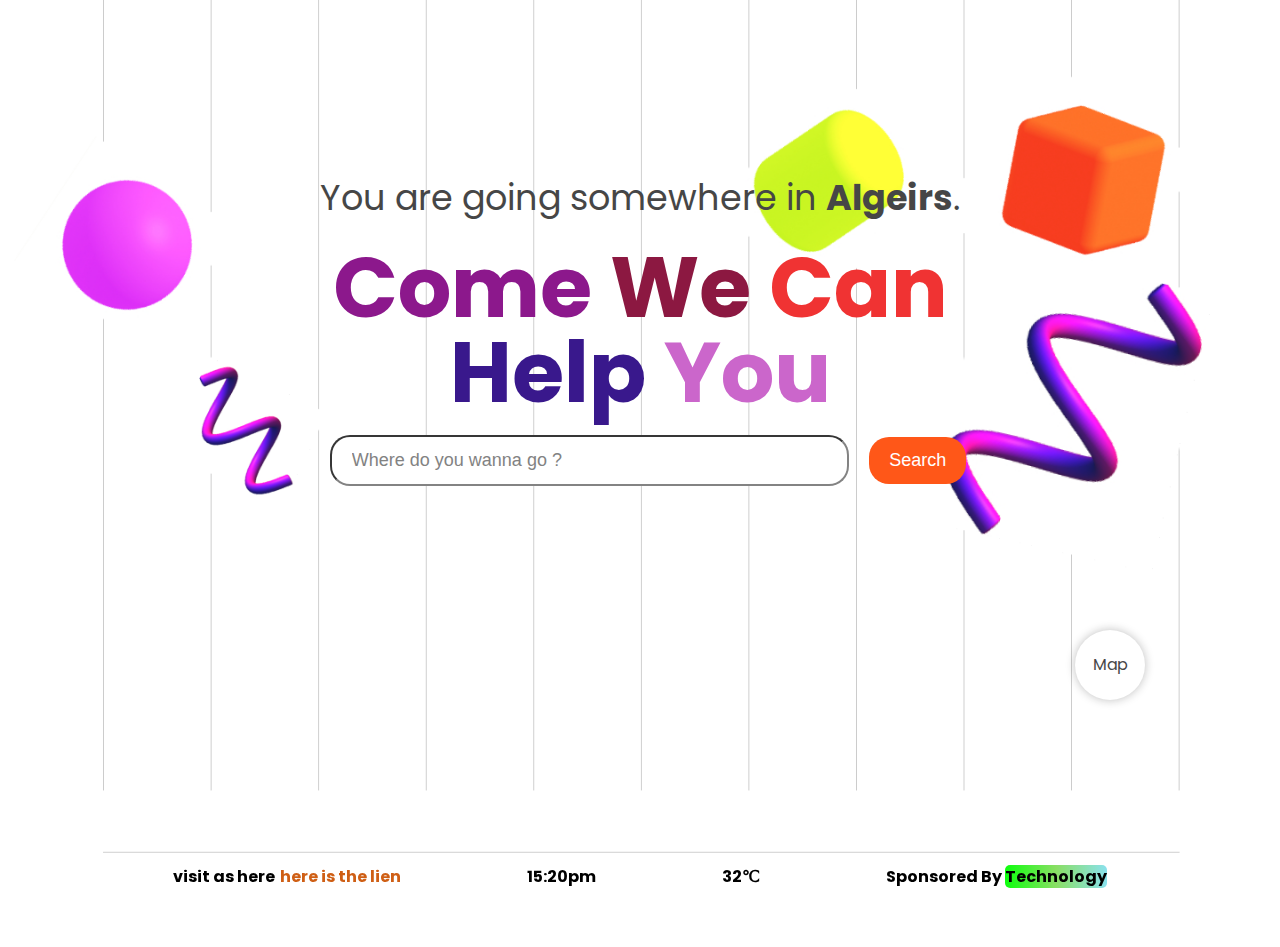
<file: index.html>
<!DOCTYPE html>
<html lang="en">
<head>
  <meta charset="UTF-8">
  <meta name="viewport" content="width=device-width, initial-scale=1.0">
  <meta http-equiv="X-UA-Compatible" content="ie=edge">
  <meta name="keywords" content="hotel,boston hotel,new england hotel">
  <link rel="stylesheet" href="https://use.fontawesome.com/releases/v5.6.1/css/all.css" integrity="sha384-gfdkjb5BdAXd+lj+gudLWI+BXq4IuLW5IT+brZEZsLFm++aCMlF1V92rMkPaX4PP" crossorigin="anonymous">
  <link rel="preconnect" href="https://fonts.googleapis.com">
  <link rel="preconnect" href="https://fonts.gstatic.com" crossorigin>
  <link href="https://fonts.googleapis.com/css2?family=Poppins:wght@100;200;300;400&display=swap"     rel="stylesheet">
 
  <link rel="stylesheet" href="css/style.css">
  <title>Transport</title>
</head>
<body>
  <header>
    
    <div id="showcase">
      <div class="container">
        <div class="showcase-content">
          <div class="info">
            <p class="lead">You are going somewhere in <b>Algeirs</b>.</p>
          <h1><span class="text-primary">Come </span><span class="text-3">We </span><span class="text-4">Can </span><span class="text-5">Help </span> <span class="text-6">You</span></h1>
          </div>
          <div class="form-principal">
            <form>
              <input list="places" class="places" placeholder="Where do you wanna go ?">
                <datalist id="places">
                  <option value="Dely Brahim">
                  <option value="Alger Centre">
                  <option value="Bab loued">
                  <option value="Bab Ezouar">
                  <option value="El biar">
                </datalist>
              <input type="submit" value="Search" class="btn">
            </form>
          </div>
        </div>
        <div class="search">
          <a href="" class="search-map">Map <i class="fas fa-globe-africa"></i></a>
        </div>
      </div>
    </div>
  </header>
  <div id="navbar">
      <div class="container">
          <div>
            <p>visit as here </p><a class="current" href="index.html">here is the lien</a>
          </div>
          <div>
            <span class="timefoot">15:20pm</span>
          </div>
          <div>
            <span class="widgher">32&#8451</span>
          </div>
          <div>
            <span class="widgher">Sponsored By <span class="techno">Technology</span></span>
          </div>
      </div>
    </div>
    <!-- showcase 2 -->
    <script src="js/indexJs.js"></script>
</body>
</html>
</file>
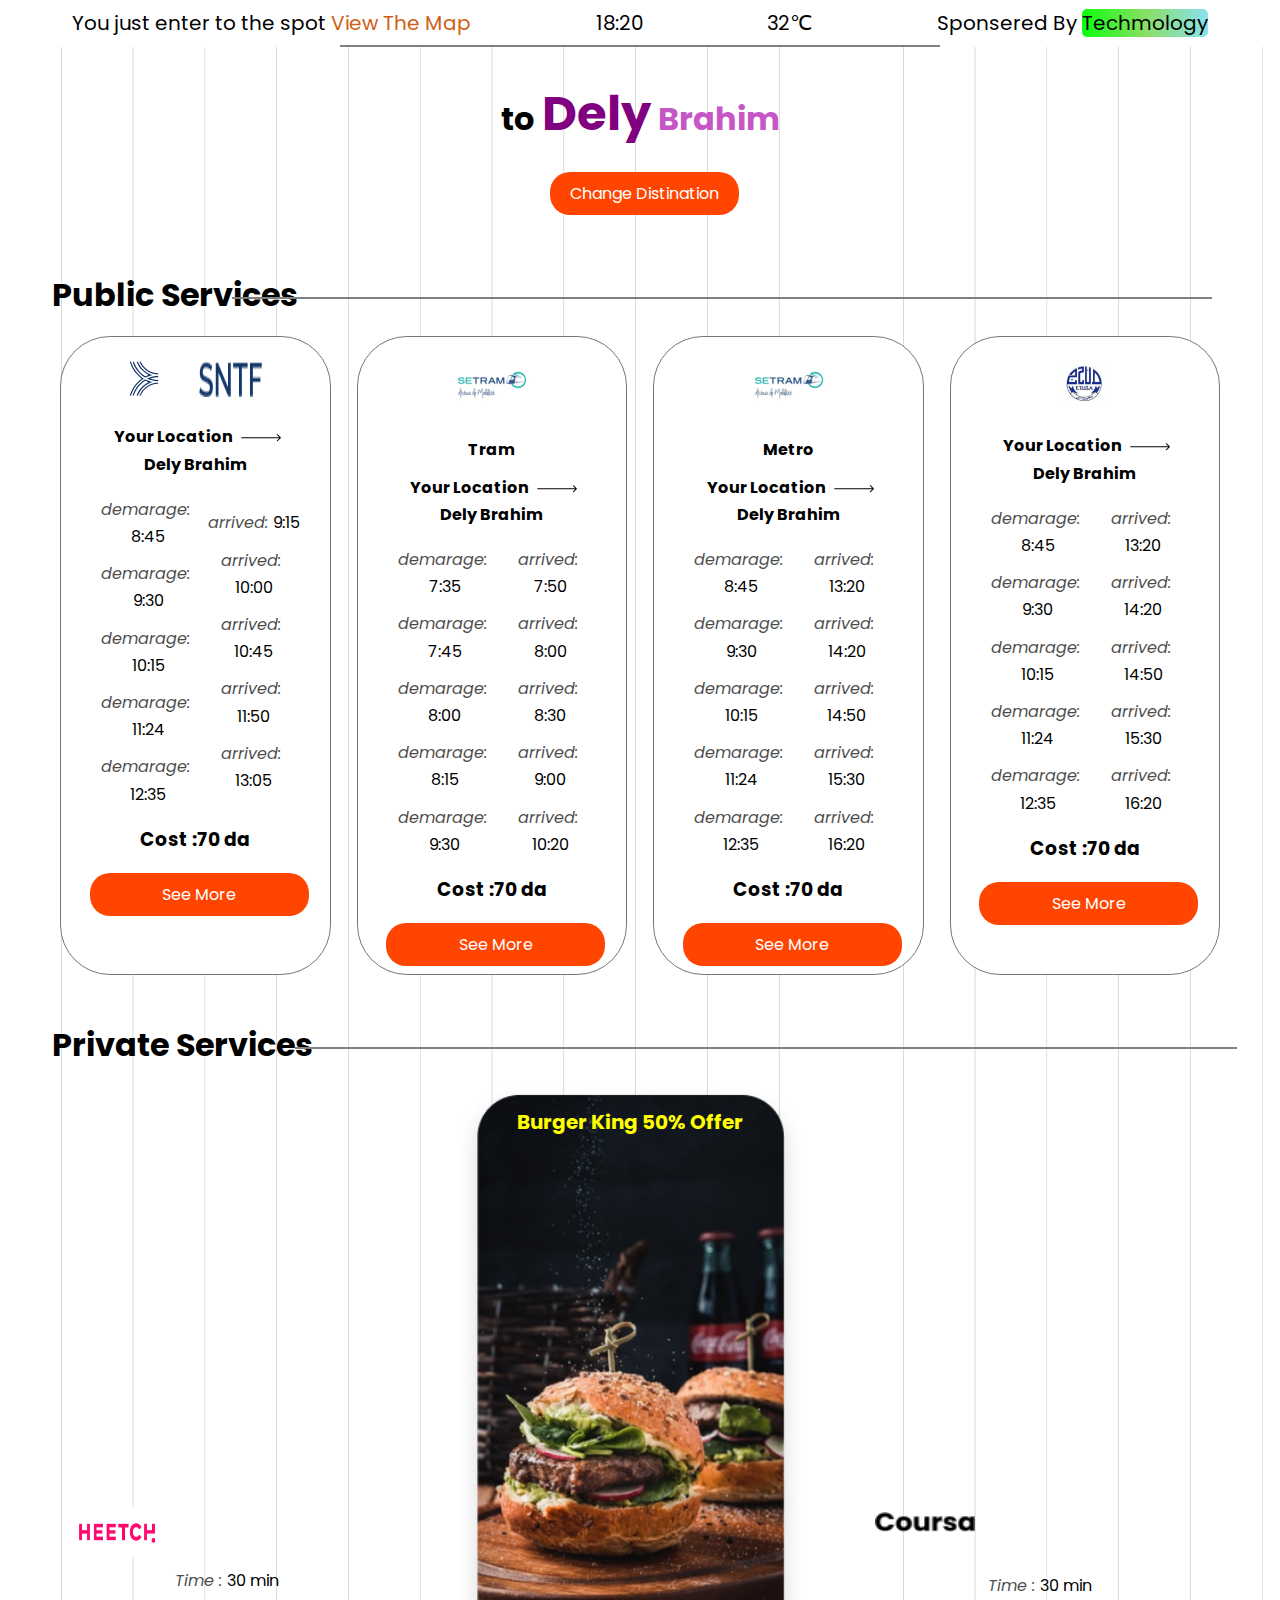
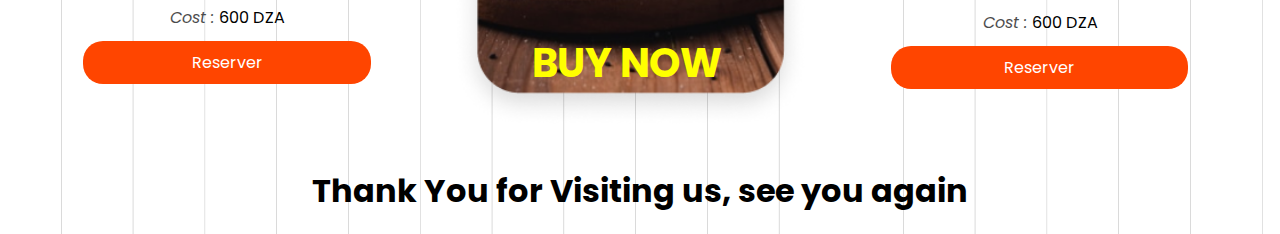
<file: mainPage.html>
<!DOCTYPE html>
<html lang="en">
<head>
  <meta charset="UTF-8">
  <meta http-equiv="X-UA-Compatible" content="IE=edge">
  <meta name="viewport" content="width=device-width, initial-scale=1.0">
  <meta name="keywords" content="hotel,boston hotel,new england hotel">
  <link rel="stylesheet" href="https://use.fontawesome.com/releases/v5.6.1/css/all.css" integrity="sha384-gfdkjb5BdAXd+lj+gudLWI+BXq4IuLW5IT+brZEZsLFm++aCMlF1V92rMkPaX4PP" crossorigin="anonymous">
  <link rel="preconnect" href="https://fonts.googleapis.com">
  <link rel="preconnect" href="https://fonts.gstatic.com" crossorigin>
  <link href="https://fonts.googleapis.com/css2?family=Poppins:wght@100;200;300;400&display=swap"     rel="stylesheet">
  <title>transport Page</title>

  <link rel="stylesheet" href="css/style1.css">
</head>
<body>
  <div class="Great">
    <navbar id="nav-bar">
      <ul>
        <li>You just enter to the spot <a href="#" class="cl-orange">View The Map</a></li>
        <li>18:20</li>
        <li>32&#8451;</li>
        <li>Sponsered By <span class="techno">Techmology</span></li>
      </ul>
    </navbar>
    <div id="services">
      <div class="container1">
  
        <div class="distination">
          <h1 style="font-weight: bold;">to <span class="dist">Dely</span> <span class="text-6">Brahim</span></h1>
          <a href="index.html" class="btn btn-spec">Change Distination <i class="fas fa-map-marked-alt"></i></a>
        </div>
  
        <div class="publicAndprivate">
          <div class="public-service">
            <h1>Public Services</h1>
            <div class="container-pub">
              <div class="pub">
                <div class="image">
                  <img src="img/sntf 1.png" alt="">
                  <img src="img/SNTF.png" alt="">
                </div>
                <div class="locationTo">
                  <p><b>Your Location</b></p>
                  <img src="img/Arrow 1.png">
                  <p><b>Dely Brahim</b></p>
                </div>
                <div class="heure">
                  <div class="depart">
                      <p><span class="demarage">demarage: </span><span class="heure-depart">8:45</span></p>
                      <p><span class="demarage">demarage: </span><span class="heure-depart">9:30</span></p>
                      <p><span class="demarage">demarage: </span><span class="heure-depart">10:15</span></p>
                      <p><span class="demarage">demarage: </span><span class="heure-depart">11:24</span></p>
                      <p><span class="demarage">demarage: </span><span class="heure-depart">12:35</span></p>
                      <div class="hidder">
  
                        <p><span class="demarage">demarage:</span><span class="heure-depart">15:15</span></p>
                        <p><span class="demarage">demarage:</span><span class="heure-depart">16:10</span></p>
                        <p><span class="demarage">demarage:</span><span class="heure-depart">17:45</span></p>
                        <p><span class="demarage">demarage:</span><span class="heure-depart">18:50</span></p>
                        <p><span class="demarage">demarage:</span><span class="heure-depart">19:45</span></p>
                        <p><span class="demarage">demarage:</span><span class="heure-depart">20:10</span></p>
                      </div>
                  </div>
                  <div class="arrive">
                      <p><span class="arrived">arrived:</span><span class="heure-arrive">9:15</span></p>
                      <p><span class="arrived">arrived:</span><span class="heure-arrive">10:00</span></p>
                      <p><span class="arrived">arrived:</span><span class="heure-arrive">10:45</span></p>
                      <p><span class="arrived">arrived:</span><span class="heure-arrive">11:50</span></p>
                      <p><span class="arrived">arrived:</span><span class="heure-arrive">13:05</span></p>
                  <div class="hidder">
                      <p><span class="arrived">arrived:</span><span class="heure-arrive">15:30</span></p>
                      <p><span class="arrived">arrived:</span><span class="heure-arrive">16:20</span></p>
                      <p><span class="arrived">arrived:</span><span class="heure-arrive">18:50</span></p>
                      <p><span class="arrived">arrived:</span><span class="heure-arrive">20:05</span></p>
                      <p><span class="arrived">arrived:</span><span class="heure-arrive">21:55</span></p>
                      <p><span class="arrived">arrived:</span><span class="heure-arrive">22:55</span></p>
                    </div>
                  </div>
  
                </div>
                <h3>Cost :70 da</h3>
                <a href="#" class="btn btn-public">See More</a> 
              </div>
              <div class="pub">
                <div class="image">
                  <img src="img/logo (1) 1.png" alt="">
                </div>
                <h4 style="margin-bottom: 10px;">Tram</h4>
                <div class="locationTo">
                  <p><b>Your Location</b></p>
                  <img src="img/Arrow 1.png">
                  <p><b>Dely Brahim</b></p>
                </div>
                <div class="heure">
                  <div class="depart">
                      <p><span class="demarage">demarage:</span><span class="heure-depart">7:35</span></p>
                      <p><span class="demarage">demarage:</span><span class="heure-depart">7:45</span></p>
                      <p><span class="demarage">demarage:</span><span class="heure-depart">8:00</span></p>
                      <p><span class="demarage">demarage:</span><span class="heure-depart">8:15</span></p>
                      <p><span class="demarage">demarage:</span><span class="heure-depart">9:30</span></p>
                      <div class="hidder">
                      <p><span class="demarage">demarage:</span><span class="heure-depart">10:00</span></p>
                      <p><span class="demarage">demarage:</span><span class="heure-depart">14:00</span></p>
                      <p><span class="demarage">demarage:</span><span class="heure-depart">14:30</span></p>
                      <p><span class="demarage">demarage:</span><span class="heure-depart">15:15</span></p>
                      <p><span class="demarage">demarage:</span><span class="heure-depart">16:10</span></p>
                      <p><span class="demarage">demarage:</span><span class="heure-depart">17:45</span></p>
                      <p><span class="demarage">demarage:</span><span class="heure-depart">18:50</span></p>
                      <p><span class="demarage">demarage:</span><span class="heure-depart">19:45</span></p>
                      <p><span class="demarage">demarage:</span><span class="heure-depart">20:10</span></p>
                      <p><span class="demarage">demarage:</span><span class="heure-depart">21:35</span></p>
                      <p><span class="demarage">demarage:</span><span class="heure-depart">22:00</span></p>
                  </div>
                    </div>
                  <div class="arrive">
                      <p><span class="arrived">arrived:</span><span class="heure-arrive">7:50</span></p>
                      <p><span class="arrived">arrived:</span><span class="heure-arrive">8:00</span></p>
                      <p><span class="arrived">arrived:</span><span class="heure-arrive">8:30</span></p>
                      <p><span class="arrived">arrived:</span><span class="heure-arrive">9:00</span></p>
                      <p><span class="arrived">arrived:</span><span class="heure-arrive">10:20</span></p>
                      <div class="hidder">
                      <p><span class="arrived">arrived:</span><span class="heure-arrive">11:15</span></p>
                      <p><span class="arrived">arrived:</span><span class="heure-arrive">12:20</span></p>
                      <p><span class="arrived">arrived:</span><span class="heure-arrive">13:20</span></p>
                      <p><span class="arrived">arrived:</span><span class="heure-arrive">14:20</span></p>
                      <p><span class="arrived">arrived:</span><span class="heure-arrive">14:50</span></p>
                      <p><span class="arrived">arrived:</span><span class="heure-arrive">15:30</span></p>
                      <p><span class="arrived">arrived:</span><span class="heure-arrive">16:20</span></p>
                      <p><span class="arrived">arrived:</span><span class="heure-arrive">18:50</span></p>
                      <p><span class="arrived">arrived:</span><span class="heure-arrive">20:05</span></p>
                      <p><span class="arrived">arrived:</span><span class="heure-arrive">21:55</span></p>
                      <p><span class="arrived">arrived:</span><span class="heure-arrive">22:55</span></p>
                    </div>
                  </div>
  
                </div>
                <h3>Cost :70 da</h3>
                <a href="#" class="btn btn-public">See More</a> 
              </div>
              <div class="pub">
                <div class="image">
                  <img src="img/logo (1) 1.png" alt="">
                </div>
                <h4 style="margin-bottom: 10px;">Metro</h4>
                <div class="locationTo">
                  <p><b>Your Location</b></p>
                  <img src="img/Arrow 1.png">
                  <p><b>Dely Brahim</b></p>
                </div>
                <div class="heure">
                  <div class="depart">
                    <p><span class="demarage">demarage: </span><span class="heure-depart">8:45</span></p>
                    <p><span class="demarage">demarage: </span><span class="heure-depart">9:30</span></p>
                    <p><span class="demarage">demarage: </span><span class="heure-depart">10:15</span></p>
                    <p><span class="demarage">demarage: </span><span class="heure-depart">11:24</span></p>
                    <p><span class="demarage">demarage: </span><span class="heure-depart">12:35</span></p>
                    <div class="hidder">
                    <p><span class="demarage">demarage:</span><span class="heure-depart">15:15</span></p>
                    <p><span class="demarage">demarage:</span><span class="heure-depart">16:10</span></p>
                    <p><span class="demarage">demarage:</span><span class="heure-depart">20:10</span></p>
                  </div>
                  </div>
                  <div class="arrive"> <!--5-->
                    <p><span class="arrived">arrived:</span><span class="heure-arrive">13:20</span></p>
                    <p><span class="arrived">arrived:</span><span class="heure-arrive">14:20</span></p>
                    <p><span class="arrived">arrived:</span><span class="heure-arrive">14:50</span></p>
                    <p><span class="arrived">arrived:</span><span class="heure-arrive">15:30</span></p>
                    <p><span class="arrived">arrived:</span><span class="heure-arrive">16:20</span></p>
                    <div class="hidder">
                    <p><span class="arrived">arrived:</span><span class="heure-arrive">18:50</span></p>
                    <p><span class="arrived">arrived:</span><span class="heure-depart">19:45</span></p>
                    <p><span class="arrived">arrived:</span><span class="heure-arrive">20:05</span></p>
                  </div>
                </div>
  
                </div>
                <h3>Cost :70 da</h3>
                <a href="#" class="btn btn-public">See More</a> 
              </div>
              <div class="pub">
                <div class="image">
                  <img src="img/Etusa.png" alt="">
                </div>
                <div class="locationTo">
                  <p><b>Your Location</b></p>
                  <img src="img/Arrow 1.png">
                  <p><b>Dely Brahim</b></p>
                </div>
                <div class="heure">
                  <div class="depart">
                    <p><span class="demarage">demarage: </span><span class="heure-depart">8:45</span></p>
                    <p><span class="demarage">demarage: </span><span class="heure-depart">9:30</span></p>
                    <p><span class="demarage">demarage: </span><span class="heure-depart">10:15</span></p>
                    <p><span class="demarage">demarage: </span><span class="heure-depart">11:24</span></p>
                    <p><span class="demarage">demarage: </span><span class="heure-depart">12:35</span></p>
                    <div class="hidder">
  
                      <p><span class="demarage">demarage:</span><span class="heure-depart">16:10</span></p>
                      <p><span class="demarage">demarage:</span><span class="heure-depart">17:45</span></p>
                      <p><span class="demarage">demarage:</span><span class="heure-depart">18:50</span></p>
                    </div>
                  </div>
                  <div class="arrive">
                    <p><span class="arrived">arrived:</span><span class="heure-arrive">13:20</span></p>
                    <p><span class="arrived">arrived:</span><span class="heure-arrive">14:20</span></p>
                    <p><span class="arrived">arrived:</span><span class="heure-arrive">14:50</span></p>
                    <p><span class="arrived">arrived:</span><span class="heure-arrive">15:30</span></p>
                    <p><span class="arrived">arrived:</span><span class="heure-arrive">16:20</span></p>
                    <div class="hidder">
  
                      <p><span class="arrived">arrived:</span><span class="heure-arrive">20:05</span></p>
                      <p><span class="arrived">arrived:</span><span class="heure-arrive">21:55</span></p>
                      <p><span class="arrived">arrived:</span><span class="heure-arrive">22:55</span></p>
                    </div>
                  </div>
  
                </div>
                <h3>Cost :70 da</h3>
                <a href="#" class="btn btn-public">See More</a> 
              </div>
            
            </div>
          </div>
          <div class="private-service">  
              <h1>Private Services</h1>
              <div class="container-pub">
                <div class="publication">
                  <div class="container">
                  <div class="google-map">
                    <iframe src=
                      "https://www.google.com/maps/embed?pb=!1m18!1m12!1m3!1d3506.2233913121413!2d77.4051603706222!3d28.50292593193056!2m3!1f0!2f0!3f0!3m2!1i1024!2i768!4f13.1!3m3!1m2!1s0x390ce626851f7009%3A0x621185133cfd1ad1!2sGeeksforGeeks!5e0!3m2!1sen!2sin!4v1585040658255!5m2!1sen!2sin"
                      width="350px"
                      height="400px"
                      frameborder="0"
                      style="border:0;"
                      allowfullscreen=""
                      aria-hidden="false"
                      tabindex="0">
              </iframe>
                  </div>
                  <div class="map-information">
                    <div class="logo-stat">
                      <img src="img/Heetch.png" alt="" class="img">
                      <i class="fas fa-star"></i>
                    </div>
                    <p style="text-align: center;"><span class="time">Time :</span>30 min</p>
                    <p style="text-align: center;"><span class="cost">Cost :</span>600 DZA</p>
                    <a href="#" class="btn btn-prive">Reserver</a>
                  </div>
                </div>
                </div>
  
                <div class="publication">  
                  <div class="container">
                    <div class="photo">
                      <img style="height: 650px;" src="img/unsplash_I7A_pHLcQK8 (1).png" >
                    </div>
                  </div>    
                      
                </div>
  
                <div class="publication">
                  <div class="container">
                  <div class="google-map" style="margin-bottom: 5px;">
                    <iframe src=
                      "https://www.google.com/maps/embed?pb=!1m18!1m12!1m3!1d3506.2233913121413!2d77.4051603706222!3d28.50292593193056!2m3!1f0!2f0!3f0!3m2!1i1024!2i768!4f13.1!3m3!1m2!1s0x390ce626851f7009%3A0x621185133cfd1ad1!2sGeeksforGeeks!5e0!3m2!1sen!2sin!4v1585040658255!5m2!1sen!2sin"
                      width="360px"
                      height="400px"
                      frameborder="0"
                      style="border:0;"
                      allowfullscreen=""
                      aria-hidden="false"
                      tabindex="0">
              </iframe>
                  </div>
                  <div class="map-information">
                    <div class="logo-stat">
                      <img src="img/Coursa.png" alt="" class="img1">
                      <i class="fas fa-star"></i>
                    </div>
                    <p style="text-align: center;" ><span class="time">Time :</span>30 min</p>
                    <p style="text-align: center;" ><span class="cost">Cost :</span>600 DZA</p>
                    <a href="#" class="btn btn-prive">Reserver</a>
                    
                  </div>
                </div>
              </div>
                <div class="publication">
                  <div class="container">
          
                  <div class="google-map">
                    <iframe src=
                      "https://www.google.com/maps/embed?pb=!1m18!1m12!1m3!1d3506.2233913121413!2d77.4051603706222!3d28.50292593193056!2m3!1f0!2f0!3f0!3m2!1i1024!2i768!4f13.1!3m3!1m2!1s0x390ce626851f7009%3A0x621185133cfd1ad1!2sGeeksforGeeks!5e0!3m2!1sen!2sin!4v1585040658255!5m2!1sen!2sin"
                      width="350px"
                      height="400px"
                      frameborder="0"
                      style="border:0;"
                      allowfullscreen=""
                      aria-hidden="false"
                      tabindex="0">
              </iframe>
                  </div>
                  <div class="map-information">
                    <div class="container">
                      <div class="logo-stat">
                        <img src="img/yassir-logo-vector (1).png" alt="" class="img">
                        <i class="fas fa-star"></i>
                      </div>
                      <p style="text-align: center;"><span  class="time">Time :</span>30 min</p>
                      <p  style="text-align: center;"><span class="cost">Cost :</span>600 DZA</p>
                      <a href="#" class="btn btn-prive">Reserver</a>
                    </div>
                    
                  </div>
                </div>
              </div>
              </div>
          </div>
        </div>
        <div class="menu-show">
          
              <iframe src=
          "https://www.google.com/maps/embed?pb=!1m18!1m12!1m3!1d3506.2233913121413!2d77.4051603706222!3d28.50292593193056!2m3!1f0!2f0!3f0!3m2!1i1024!2i768!4f13.1!3m3!1m2!1s0x390ce626851f7009%3A0x621185133cfd1ad1!2sGeeksforGeeks!5e0!3m2!1sen!2sin!4v1585040658255!5m2!1sen!2sin"
          width="600px"
          height="600px"
          frameborder="0"
          style="border:0;"
          allowfullscreen=""
          aria-hidden="false"
          tabindex="0">
            </iframe>
            
            <div class="menu-container">
              <form >
                <input type="text" placeholder="Telephone">
                <div class="right-side">
                   <div class="logo1"></div>
                   <div>
                    <input type="reset" value="Cancel" class="btn btn-light">
                    <input type="submit" value="Reserver" class="btn">
                  </div>
                </div>
              </form>
              <img src="img/yassir-logo-vector (1).png" alt="" class="img2">
            </div>
        </div>
        <h1 style="text-align: center; font-weight: bold;">Thank You for Visiting us, see you again</h1>
      </div>
    </div>
  </div>
<script src="js/commande.js"></script>
</body>
</html>
</file>
<file: css/style.css>
* {
  margin: 0;
  padding:0;
  box-sizing: border-box;
}

/* Main Styling */
html,body {
  font-family: 'Poppins', sans-serif;
  line-height: 1.7em;
  height: 100vh;
  overflow: hidden;
}

a {
  color: rgb(207, 95, 21);
  text-decoration: none;
}

h1, h2, h3 {
  padding-bottom: 20px;
}

p {
  margin: 10px 0;
}

.container,.container1 {
  margin: auto;
  max-width: 1100px;
  display: flex;
  justify-content: center;
  align-items: center;
  padding: 0 20px;
}
#services .container1 {
  flex-direction: column;
  justify-content: flex-start;
  align-items: flex-start;
}

/* span */
#services .container1 .distination{
  display: flex;
  flex-direction: column;
  justify-content: center;
  align-items: center;
  width: 100%;
  height: 200px;
  text-align: center;
}


#services .container1 .publicAndPrivate .public-service .container-pub{
  display: flex;
  justify-content: space-between;
  flex-wrap: nowrap;
}

#services .container1 .publicAndPrivate .public-service .container-pub .pub{
  width: 80px;
  border: 1px solid #eee;
  display: flex;
  flex-direction: column;
  justify-content: center;
}


.text-primary {
  color: purple;
}
.text-secondary {
  color: rosybrown;
}
.text-3 {
  color: rgb(128, 0, 45);
}
.text-4 {
  color: rgb(239, 29, 29);
}
.text-5 {
  color: rgb(36, 0, 128);
}
.text-6 {
  color: rgb(198, 86, 198);
}

.lead {
  font-size: 35px;
  color: #333;
}



.btn:hover {
  background: #f7c08a;
  color: #333;
}

.btn-light {
  background: #f4f4f4;
  color: #333;
}

.bg-dark {
  background: #333;
  color: #fff;
}

.bg-light {
  background: #f4f4f4;
  color: #333;
}


/* Padding */
.py-1 { padding: 10px 0; }
.py-2 { padding: 20px 0; }
.py-3 { padding: 30px 0; }


#showcase {
  background: url('../img/First\ Page.png') no-repeat center center/cover;
  height: 100vh;
  opacity: 0.9;
  position: relative;
}

#showcase .showcase-content {
  width: 70%;
  color: #fff;
  text-align: center;
  display: flex;
  flex-direction: column;
  justify-content: center;
  padding-top: 170px;
}

#showcase .showcase-content h1 {
  font-size: 85px;
  line-height: 1em;
  font-weight: bold;
}

#showcase .showcase-content p {
  padding-bottom: 20px;
  line-height: 1em;
}

.places{
  width: 70%;
  position: relative;
  display: inline-block;
  font-size: 18px;
  padding: 13px 20px;
  border-radius: 20px;
  margin-left: 1rem;
}

.form-principal{
  position: relative;
}
.form-principal::after{
font-family: "<i class='FontAwesome'></i>";
content: "\f276";
position: absolute;
color: black;
font-weight: 900;
width: 20px;
height: 20px;
left: 64px;
bottom: 18px;
}

/* #showcase .container .showcase-content .form-principal .places::before{ 
  content:"yes we areafsfafs";
  position: absolute;
  color: black;
  top: -10px;
  left: 0px;
  
} */

.btn {
  display: inline-block;
  font-size: 18px;
  color: #fff;
  background: orangered;
  padding: 13px 20px;
  border: none;
  border-radius: 20px;
  margin-left: 1rem;
  cursor: pointer;
}
#navbar{
  position: sticky;
  bottom: 0;
  width: 100%;
  font-size: 1rem;
  font-weight: bold;
}
#navbar .container { 
  display: flex;
  justify-content: space-around;
  align-items: center;
}
#navbar .container > div p{
  display: inline-block;
  margin-right:  5px;
}

.visit-us{
  color: #333;
  position: relative;
  z-index: 3;
}
/* 2 eme page */
#services{
  width: 1100px;
  margin: auto 0;
}

.search{
  width: 100px;
  height: 100px;
  display: flex;
  align-items: center;
  justify-content: center;
  position: absolute;
  bottom: 185px;
  right: 120px;
  text-align: center;
}


.search .search-map{
  width: 70px;
  height: 70px;
  text-align: center;
  display: inline-block;
  border-radius: 50%;
  box-shadow: 0px 0px 10px 0px rgb(0 0 0 /28%);
  color: #333;
  display: flex;
  align-items: center;
  justify-content: center;
}

.techno{

  background: linear-gradient(to right,rgb(13, 255, 13), rgb(137, 222, 100), rgb(138, 225, 237));
  border-radius: 5px;
  height: fit-content;

}
</file>
<file: css/style1.css>
* {
  margin: 0;
  padding:0;
  box-sizing: border-box;
}

/* Main Styling */
html,body {
  font-family: 'Poppins', sans-serif;
  line-height: 1.7em;
  position: relative;
}

.container1{
  background: url('../img/principal.png');
}

#navbar{
  position: fixed;
  top: 0;
  z-index: 1;

}
#nav-bar ul {
  list-style: none;
  position: relative;
  padding: 10px;
  display: flex;
  justify-content: space-around;
  align-items: center;
}


#nav-bar ul li{
  font-size: 20px;
}
#nav-bar ul li .techmo{
  color: cadetblue;
  font-weight: bold;
}

#nav-bar ul::after{
  content: "";
  width: 600px;
  height: 2px;
  bottom: 0;
  position: absolute;
  background-color: gray;

}

#services{
  /* background: url('../img/principal.png') no-repeat center center/cover; */
}

a {
  color: rgb(207, 95, 21);
  text-decoration: none;
}

h1, h2, h3 {
  padding-bottom: 20px;
}

p {
  margin: 10px 0;
}

.hidder{
  display: none;  
}

.btn {
  display: inline-block;
  font-size: 18px;
  color: #fff;
  background: orangered;
  padding: 13px 20px;
  border: none;
  border-radius: 20px;
  margin-left: 1rem;
  cursor: pointer;
}

.image{
  display: flex;
  justify-content: space-evenly;
  padding: 1rem;
  margin-bottom: 10px;
}

#services{  
  background: #fff;
}


#services .container1 {
  margin: 0px auto;
  width: 100%;
  padding: 10px 20px;
}

#services .container1 .distination{
  /* background: url('../img/showcase.jpg') no-repeat center center/cover; */
  display: flex;
  flex-direction: column;
  justify-content: center;
  align-items: center;
  width: 100%;
  height: 200px;
  text-align: center;
  margin-bottom: 0px;
}

#services .container1 .distination > h1{
  margin-bottom: 20px;
}
#services .container1 .distination .dist{
  color: purple;
  font-size: 3rem;

}

.btn {
  display: inline-block;
  font-size: 1rem;
  color: #fff;
  background: orangered;
  padding: 0.5rem 20px;
  border: none;
  border-radius: 20px;
  margin-right: 0.5rem;
  cursor: pointer;
}

#services .container1 .publicAndprivate .public-service{
  padding: 1.5rem 2rem;
  position: relative;
}
#services .container1 .publicAndprivate .public-service::before{
  content: "";
  width: 79%;
  position: absolute;
  height: 2px;
  background-color: gray;
  top: 40px;
  right: 48px;
}
#services .container1 .publicAndprivate .public-service .container-pub{
  display: flex;
  justify-content: space-around;
  flex-wrap: nowrap;
  width: 100%;
}

.map-information{
  padding: 0px 15px;
}
#services .container1 .publicAndprivate .public-service .container-pub .pub,
#services .container1 .publicAndprivate .public-service .container-pub .maps{
  padding: 0.5rem 0.8rem;
  display: flex;
  background: #fff;
  flex-direction: column;
  border: 1px solid rgb(121, 118, 118);
  border-radius: 50px;
  text-align: center;
  margin: 0.5rem ;
}

#services .container1 .publicAndprivate .public-service .container-pub{
  display: grid;
  grid-template-columns: repeat(4,1fr);
  gap: 10px;
}

#services .container1 .publicAndprivate .public-service .container-pub .pub .locationTo p{
  display: inline-block;
  margin: 0px 4px;
}

#services .container1 .publicAndprivate .public-service .container-pub .pub .heure {
  display: flex;
  justify-content: space-between;
  align-items: center;
  padding: 0.5rem 1rem;
}
#services .container1 .publicAndprivate .public-service .container-pub .pub .heure .depart .demarage,
#services .container1 .publicAndprivate .public-service .container-pub .pub .heure .arrive .arrived,
.time,.cost{
  display: inline-block;
  margin-right: 5px;
  opacity: 0.7;
  font-style: italic;
}


#services .container1 .publicAndprivate .private-service{
  padding: 1.5rem 2rem;
  margin-bottom: 1rem;
  position: relative;
  
}
#services .container1 .publicAndprivate .private-service::before{
  content: "";
  width: 76%;
  position: absolute;
  height: 2px;
  background-color: gray;
  top: 40px;
  left: 275px;
}

#services .container1 .publicAndprivate .private-service .container-pub{
  display: grid;
  grid-template-columns: repeat(4,1fr);
  gap: 50px;

}


#services .container1 .publicAndprivate .private-service .container-pub  .container .photo{
  position: relative;
  height: 100%;
  width: 100%;
}


#services .container1 .publicAndprivate .private-service .container-pub  .photo::after{
  content:"Burger King 50% Offer";
  position: absolute;
  font-size: 20px;
  font-weight: bold;
  top: 30px;
  left: 65px;
  color: yellow;
}
#services .container1 .publicAndprivate .private-service .container-pub  .photo::before{
  content:"BUY NOW";
  position: absolute;
  font-size: 40px;
  font-weight: bold;
  bottom: 60px;
  left: 80px;
  color: yellow;
}

.logo-stat{
  display: flex;
  justify-content: space-between;
  align-items: center;
  text-align: center;
}
.img{
  width: 100px;
  height: 50px;
}
.img2{
  width: 100px;
  height: 50px;
  position: absolute;
  bottom: 120px;
}
.logo-stat .img1{
 margin-bottom: 30px;
  width: 100px;
  height: 20px;
}

.map-information .btn{
  width: 90%;
    text-align: center;
}
.text-6 {
  color: rgb(198, 86, 198);
}
.btn:hover{
  background: rgb(128, 43, 12);
}

.map-js{
  width: 100%;
  height: 100%;
}
#map{
  width: 100%;
  height: 300px;
}

.google-map{
  margin-top: 20px;
}
.text-6 {
  color: rgb(198, 86, 198);
}
.techno{

  background: linear-gradient(to right,rgb(13, 255, 13), rgb(137, 222, 100), rgb(138, 225, 237));
  border-radius: 5px;
  height: fit-content;
}


.menu-show{
  width: 700px;
  margin: 0px auto;
  display: none;
}

.menu-show .menu-container{
  width: 100%;
  padding: 20px 30px;
}


form input:first-of-type{
  display: block;
  width: 85%;
  padding: 10px 20px;
  border-radius: 10px;
  margin-bottom: 20px;
}
.btn-light{
  color: orangered;
  background: #fff;
}

.logo1{
  background: url('../img/Heetch.png');
  width: 30px;
  height: 30px;
}
.right-side{
  display: flex;
  justify-content: space-evenly;
}
</file>
